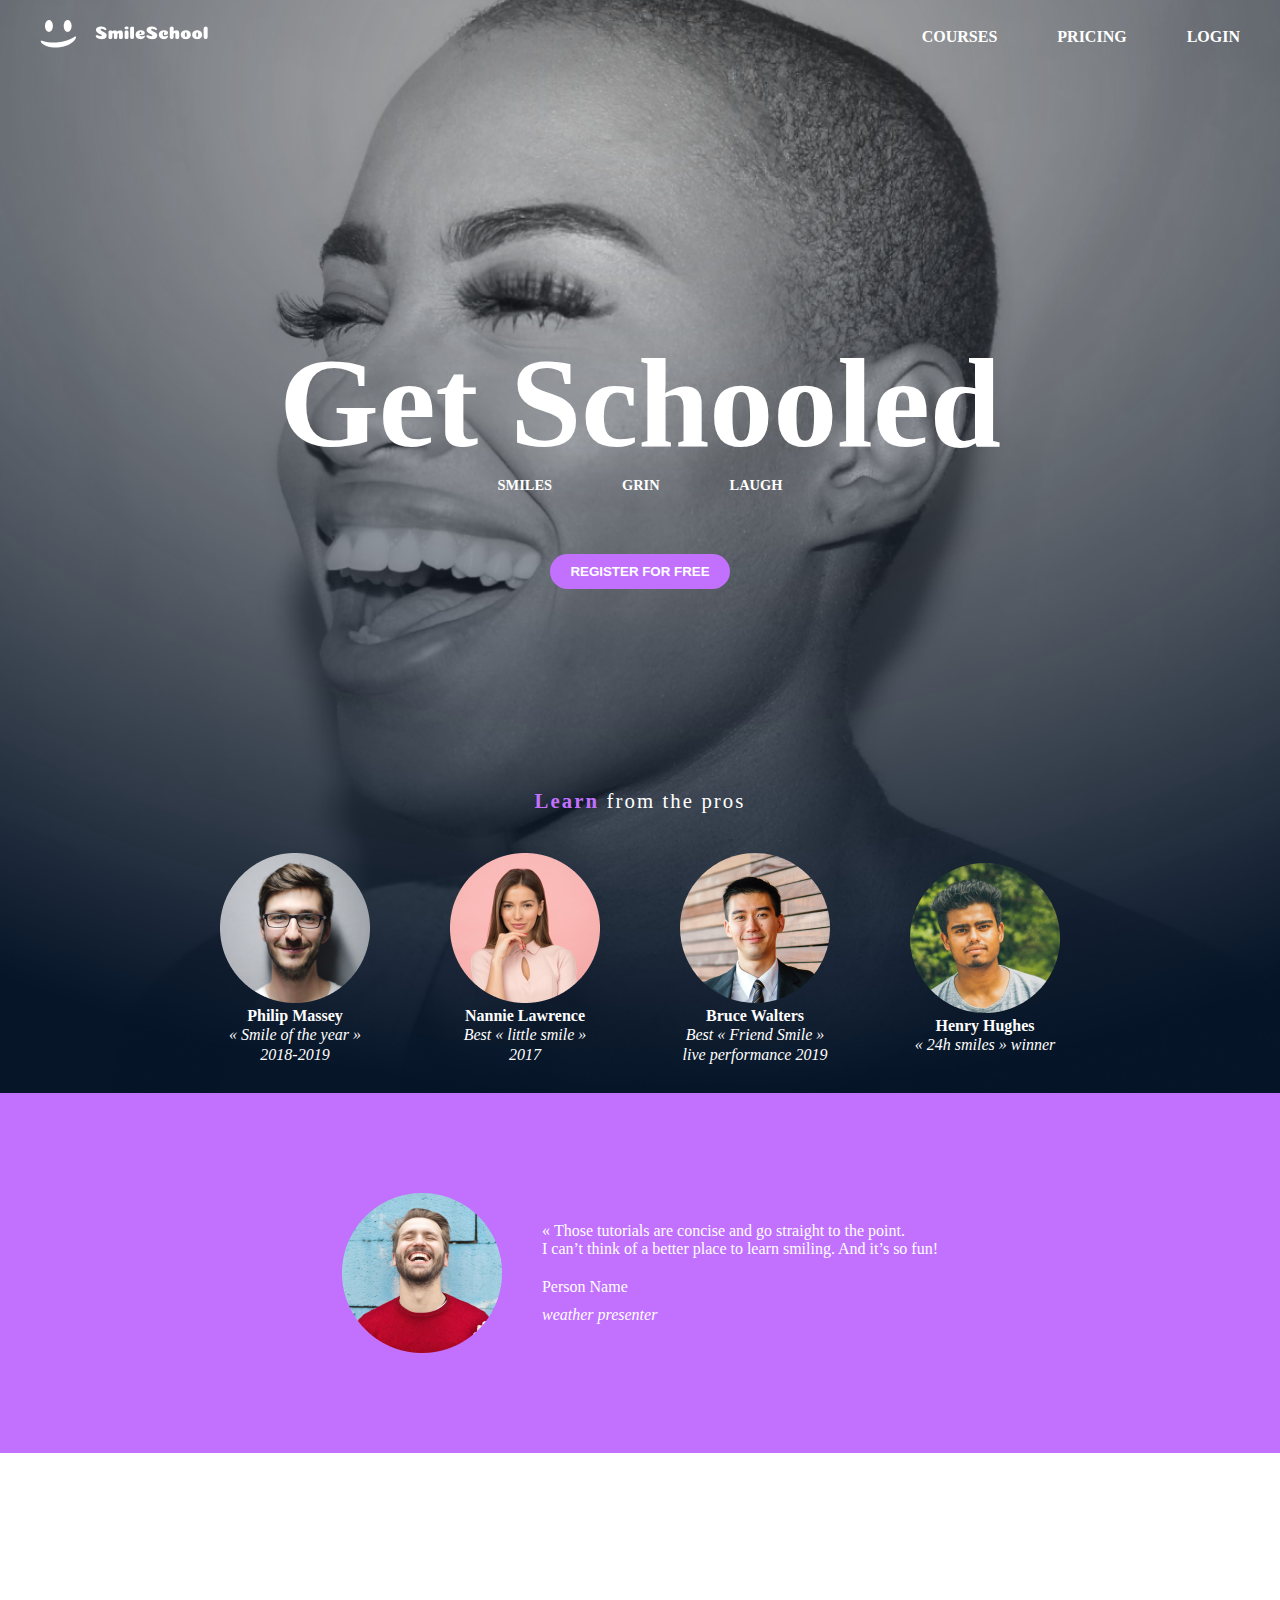
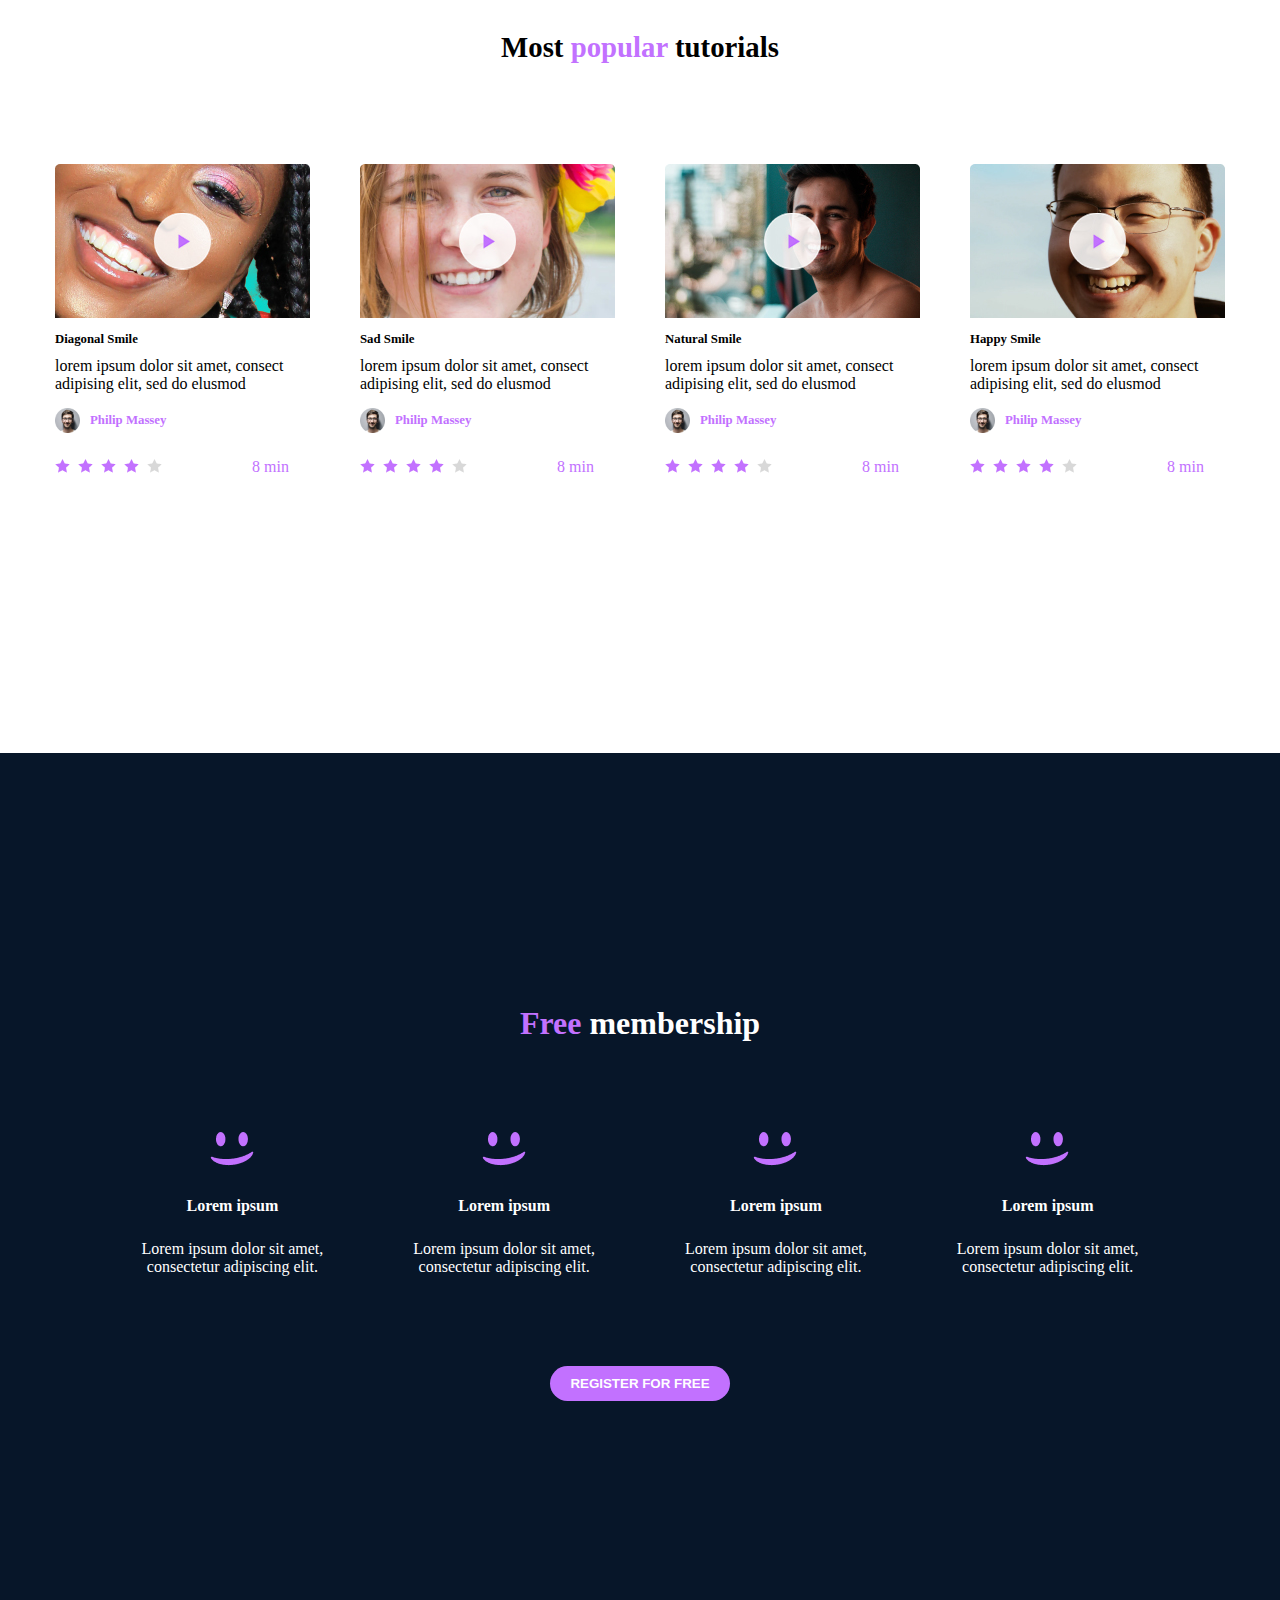
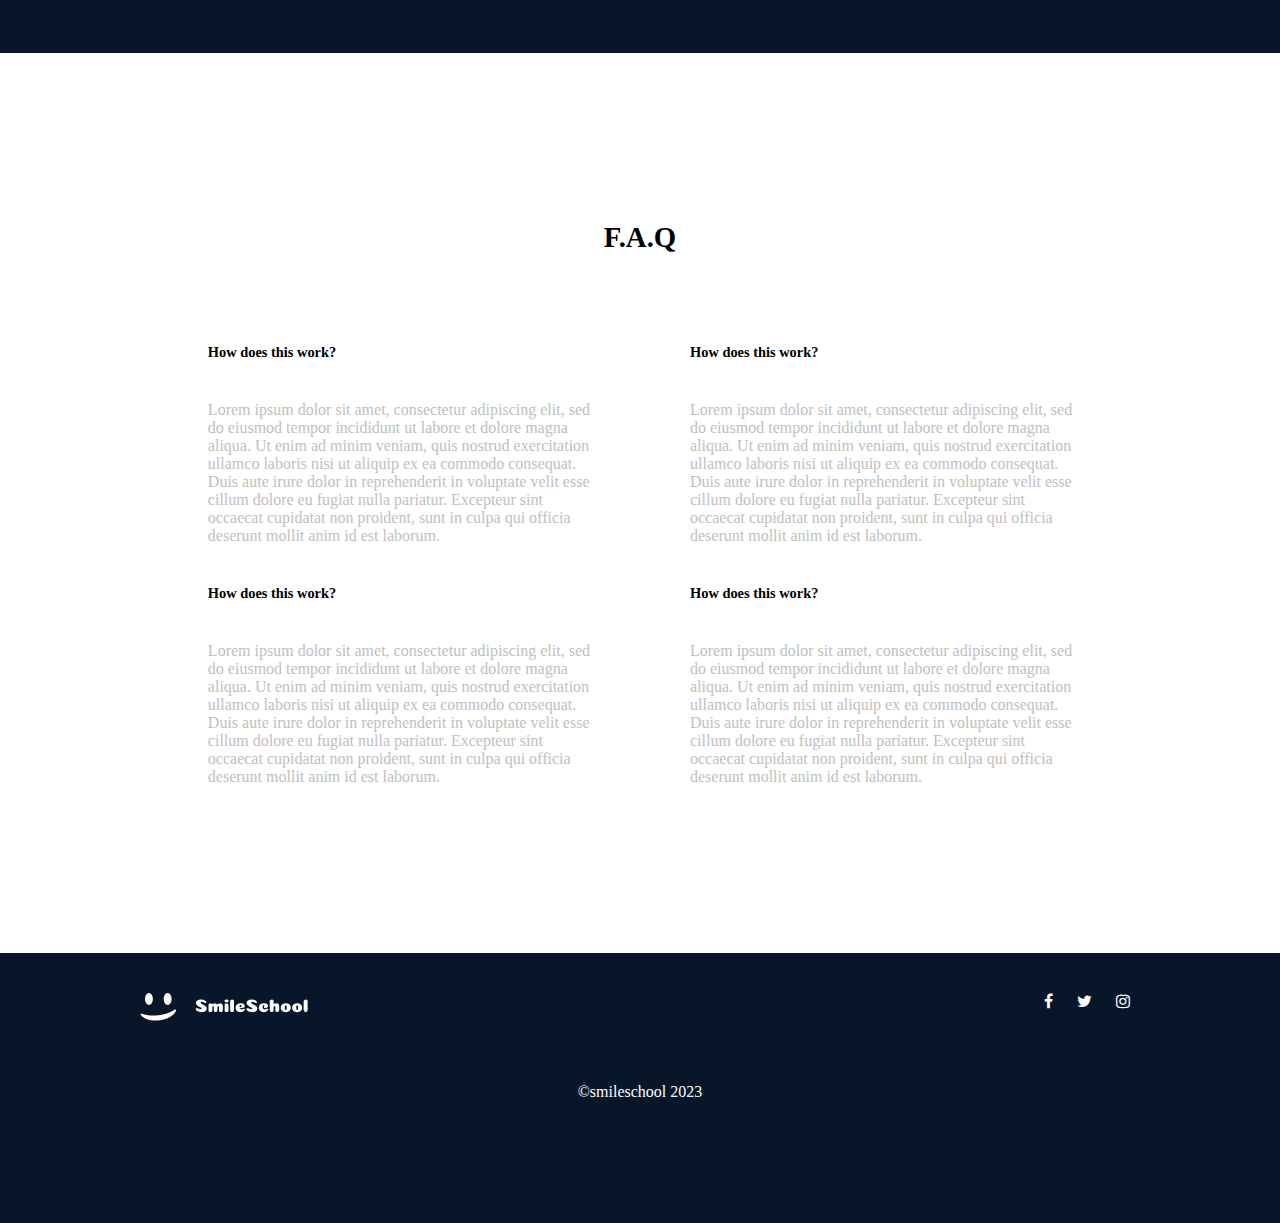
<file: css_advanced/index.html>
<!DOCTYPE html>
<html lang="en">
    <head>
        <meta charset="UTF-8">
        <meta name="viewport" content="width=device-width, initial-scale=1, viewport-fit=cover">
        <link rel="stylesheet" href="./font-awesome-4.7.0/css/font-awesome.min.css">
        <link href="https://fonts.googleapis.com/css?family=Open+Sans:400,700|Raleway:700&display=swap" rel="stylesheet">
        <link rel='stylesheet' href='styles.css'>
        <title>Frebit</title>
    </head>
    <body>
        <!--This is the Header-->
        <header>
            <div class="inner-header">
                <a href="index.html">
                    <img src="./images/logo.png" alt="">
                </a>
                <div class="links">
                    <a href="#">COURSES</a>
                    <a href="#">PRICING</a>
                    <a href="#">LOGIN</a>
                </div>
            </div>
            <!-- This is the Banner section-->
            <main class="main-container">
                    <div class="sec-1">
                        <h1>Get Schooled</h1>
                        <div class="three-words">
                          <p>SMILES</p>
                          <p>GRIN</p>
                          <p>LAUGH</p>
                        </div>
                        <button>REGISTER FOR FREE</button>
                    </div>  
                    <div class="sec-2">
                        <p id="learn"><span class="learn">Learn</span> from the pros</p>
                        <div class="smile">
                            <div>
                                <img src="./images/1.png" alt="placeholder">
                                <h4>Philip Massey</h4>
                                <p>« Smile of the year » <br>2018-2019</p>
                            </div>
                            <div>
                                <img src="./images/3.png" alt="placeholder">
                                <h4>Nannie Lawrence</h4>
                                <p>Best « little smile » <br>2017</p>
                            </div>
                            <div>
                                <img src="./images/2.png" alt="placeholder" id="bruce">
                                <h4>Bruce Walters</h4>
                                <p>Best « Friend Smile »<br>live performance 2019</p>
                            </div>
                            <div>
                                <img src="./images/4.png" alt="placeholder">
                                <h4>Henry Hughes</h4>
                                <p>« 24h smiles » winner<br></p>
                            </div>
                        </div>
                    </div>
            </main>    
        </header>
            <!-- This is the Quote section-->
            <section class="author">
                <img src="./images/5.png" alt="placeholder">
                <div class="quote">
                    <div>
                        <blockquote>
                            <p>« Those tutorials are concise and go straight to the point. <br>I can’t think of a better place to learn smiling. And it’s so fun!</p>
                        </blockquote>
                    </div>    
                    <p>Person Name<p>
                    <p><em>weather presenter</em></p>
                </div>
            </section>
            <!-- This is the Video Section-->
            <section class="sec-3">
                <h3>Most <span class="learn">popular</span> tutorials</h3>
                <div class="inner-sec">
                    <div class="video">
                        <div>
                          <img src="./images/w.jpg" alt="placeholder">
                          <h6>Diagonal Smile</h6>
                          <p>lorem ipsum dolor sit amet, consect <br>adipising elit, sed do elusmod</p>
                        </div>
                        <div class="inn">
                            <div class="lip">
                                <img src="./images/1.png" alt="placeholder" width="25px" height="25px">
                                <h6 class="mas">Philip Massey</h6>
                              </div>
                              <div class="img">
                                  <img src="images/rating.png" alt="star_rating">
                                  <p class="mas">8 min</p>
                              </div>
                        </div>
                    </div>
                    <div class="video">
                        <div>
                          <img src="./images/w_2.jpg" alt="placeholder">
                          <h6>Sad Smile</h6>
                          <p>lorem ipsum dolor sit amet, consect <br>adipising elit, sed do elusmod</p>
                        </div>
                        <div class="inn">
                            <div class="lip">
                              <img src="./images/1.png" alt="placeholder" width="25px" height="25px">
                              <h6 class="mas">Philip Massey</h6>
                            </div>
                            <div class="img">
                                <img src="images/rating.png" alt="star_rating">
                                <p class="mas">8 min</p>
                            </div>
                        </div>
                    </div>
                    <div class="video">
                        <div>
                          <img src="./images/m.jpg" alt="placeholder">
                          <h6>Natural Smile</h6>
                          <p>lorem ipsum dolor sit amet, consect <br>adipising elit, sed do elusmod</p>
                        </div>
                        <div class="inn">
                            <div class="lip">
                                <img src="./images/1.png" alt="placeholder" width="25px" height="25px">
                                <h6 class="mas">Philip Massey</h6>
                              </div>
                              <div class="img">
                                  <img src="images/rating.png" alt="star_rating">
                                  <p class="mas">8 min</p>
                              </div>
                        </div>
                    </div>
                    <div class="video">
                        <div>
                          <img src="./images/m_2.jpg" alt="placeholder">
                          <h6>Happy Smile</h6>
                          <p>lorem ipsum dolor sit amet, consect <br>adipising elit, sed do elusmod</p>
                        </div>
                        <div class="inn">
                            <div class="lip">
                                <img src="./images/1.png" alt="placeholder" width="25px" height="25px">
                                <h6 class="mas">Philip Massey</h6>
                              </div>
                              <div class="img">
                                  <img src="images/rating.png" alt="star_rating">
                                  <p class="mas">8 min</p>
                              </div>
                        </div>
                    </div>
                </div>
            </section>
            <!-- This is the Membership Section-->
            <section class="sec-4">
                <h1><span class="mas">Free</span> membership</h1>
                <div class="member">
                    <div>
                        <img src="./images/smile.png" alt="smile">
                        <h6>Lorem ipsum</h6>
                        <p>Lorem ipsum dolor sit amet, <br>consectetur adipiscing elit.</p>
                    </div>
                    <div>
                        <img src="./images/smile.png" alt="smile">
                        <h6>Lorem ipsum</h6>
                        <p>Lorem ipsum dolor sit amet, <br>consectetur adipiscing elit.</p>
                    </div>
                    <div>
                        <img src="./images/smile.png" alt="smile">
                        <h6>Lorem ipsum</h6>
                        <p>Lorem ipsum dolor sit amet, <br>consectetur adipiscing elit.</p>
                    </div>
                    <div>
                        <img src="./images/smile.png" alt="smile">
                        <h6>Lorem ipsum</h6>
                        <p>Lorem ipsum dolor sit amet,<br>consectetur adipiscing elit.</p>
                    </div>
                </div>
                <button>REGISTER FOR FREE</button>
            </section>
            <!-- This is the FAQ Section-->
            <section class="sec-5">
                <h3>F.A.Q</h3>
                <div class="inner-faq">
                    <div class="work">
                        <div>
                            <h6>How does this work?</h6>
                            <p>Lorem ipsum dolor sit amet, consectetur adipiscing elit, sed <br>do eiusmod tempor incididunt ut labore et dolore magna <br>aliqua. Ut enim ad minim veniam, quis nostrud exercitation <br>ullamco laboris nisi ut aliquip ex ea commodo consequat.<br>Duis aute irure dolor in reprehenderit in voluptate velit esse <br>cillum dolore eu fugiat nulla pariatur. Excepteur sint <br>occaecat cupidatat non proident, sunt in culpa qui officia <br>deserunt mollit anim id est laborum.</p>
                        </div>
                        <div>
                            <h6>How does this work?</h6>
                            <p>Lorem ipsum dolor sit amet, consectetur adipiscing elit, sed <br>do eiusmod tempor incididunt ut labore et dolore magna <br>aliqua. Ut enim ad minim veniam, quis nostrud exercitation <br>ullamco laboris nisi ut aliquip ex ea commodo consequat.<br>Duis aute irure dolor in reprehenderit in voluptate velit esse <br>cillum dolore eu fugiat nulla pariatur. Excepteur sint <br>occaecat cupidatat non proident, sunt in culpa qui officia <br>deserunt mollit anim id est laborum.</p>
                        </div>
                    </div>
                    <div class="work">
                        <div>
                            <h6>How does this work?</h6>
                            <p>Lorem ipsum dolor sit amet, consectetur adipiscing elit, sed <br>do eiusmod tempor incididunt ut labore et dolore magna <br>aliqua. Ut enim ad minim veniam, quis nostrud exercitation <br>ullamco laboris nisi ut aliquip ex ea commodo consequat.<br>Duis aute irure dolor in reprehenderit in voluptate velit esse <br>cillum dolore eu fugiat nulla pariatur. Excepteur sint <br>occaecat cupidatat non proident, sunt in culpa qui officia <br>deserunt mollit anim id est laborum.</p>
                        </div>
                        <div>
                            <h6>How does this work?</h6>
                            <p>Lorem ipsum dolor sit amet, consectetur adipiscing elit, sed <br>do eiusmod tempor incididunt ut labore et dolore magna <br>aliqua. Ut enim ad minim veniam, quis nostrud exercitation <br>ullamco laboris nisi ut aliquip ex ea commodo consequat.<br>Duis aute irure dolor in reprehenderit in voluptate velit esse <br>cillum dolore eu fugiat nulla pariatur. Excepteur sint <br>occaecat cupidatat non proident, sunt in culpa qui officia <br>deserunt mollit anim id est laborum.</p>
                        </div>
                    </div>
                </div>
            </section>
            <!-- This is the Footer Section-->
            <footer>
                  <div class="footer">
                        <div class="foot">
                            <img src="./images/logo.png" alt="LOGO">
                            <div>
                                <i class="fa fa-facebook" aria-hidden="true"></i>                            
                                <i class="fa fa-twitter" aria-hidden="true"></i>
                                <i class="fa fa-instagram" aria-hidden="true"></i>
                            </div>
                        </div>
                        <p>©smileschool 2023</p>
                  </div>     
            </footer>
    </body>
</html>
</file>
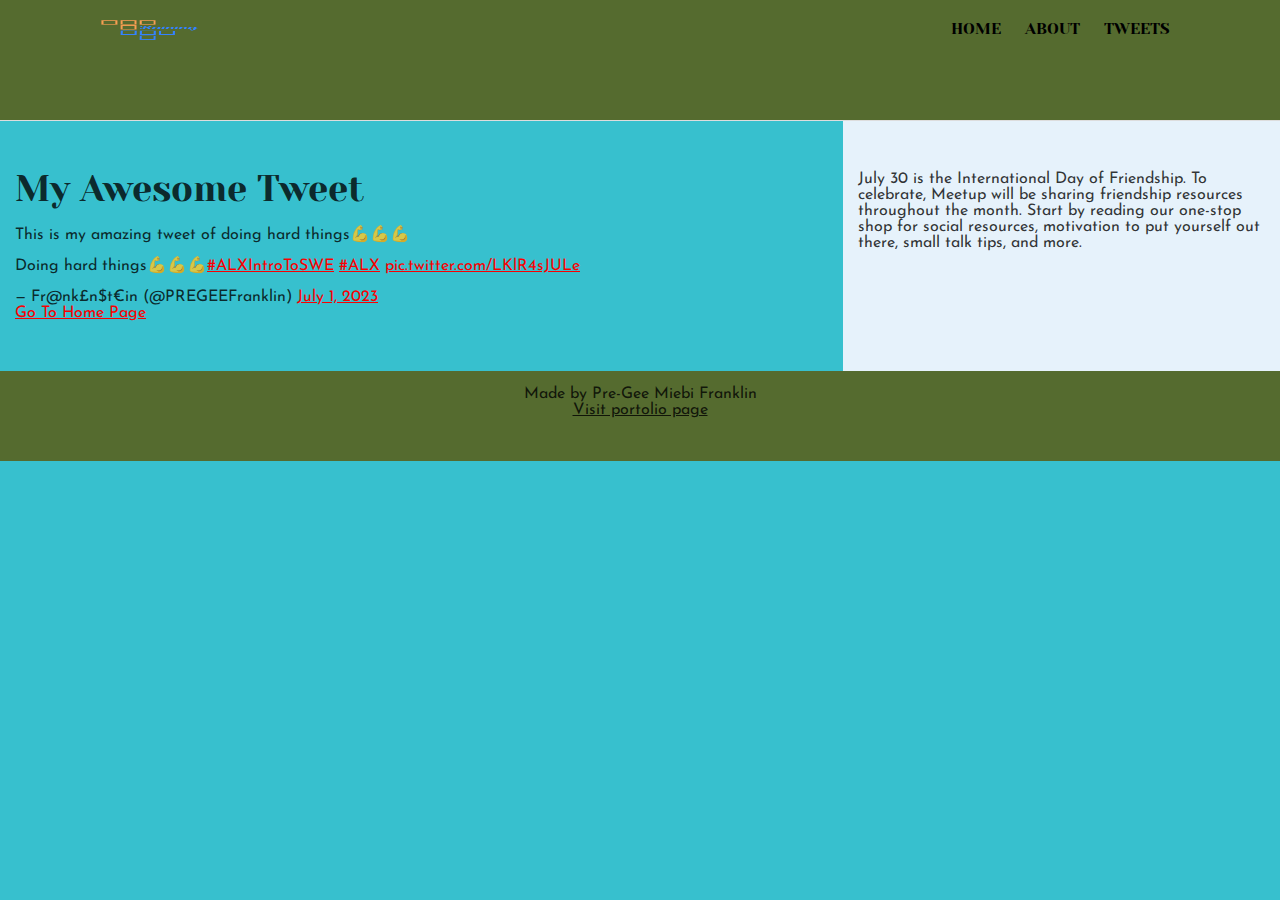
<file: css_basic/tweets.html>
<!DOCTYPE html>
<html lang="en">
    <head>
        <meta charset="UTF-8">
        <meta name="viewport" content="width=device-width, initial-scale=1.0">
        <link href="base.css" rel="stylesheet">
        <link href="styles.css" rel="stylesheet">
        <title>Tweet page</title>
    </head>
    <body>
        <header class="header">
            <img src="./LogoMakr-4HbRwT.png" alt="logo">
            <nav>
                <ul class="nav">
                    <li><a href="index.html">HOME</a></li>
                    <li><a href="about.html">ABOUT</a></li>
                    <li><a href="tweets.html">TWEETS</a></li>
                </ul>
            </nav>
        </header>
        <main>
            <article>
                <h1>My Awesome Tweet</h1>
                <p>This is my amazing tweet of doing hard things💪💪💪</p>
                <blockquote class="twitter-tweet"><p lang="en" dir="ltr">Doing hard things💪💪💪<a href="https://twitter.com/hashtag/ALXIntroToSWE?src=hash&amp;ref_src=twsrc%5Etfw">#ALXIntroToSWE</a> <a href="https://twitter.com/hashtag/ALX?src=hash&amp;ref_src=twsrc%5Etfw">#ALX</a> <a href="https://t.co/LKlR4sJULe">pic.twitter.com/LKlR4sJULe</a></p>&mdash; Fr@nk£n$t€in (@PREGEEFranklin) <a href="https://twitter.com/PREGEEFranklin/status/1675146024418004994?ref_src=twsrc%5Etfw">July 1, 2023</a></blockquote> <script async src="https://platform.twitter.com/widgets.js"></script>
                <a href="index.html">Go To Home Page</a>
            </article>
            <aside>
                July 30 is the International Day of Friendship. To celebrate, Meetup will be sharing friendship resources throughout the month. Start by reading our one-stop shop for social resources, motivation to put yourself out there, small talk tips, and more.
            </aside>
        </main>
        <footer>
            <p>Made by Pre-Gee Miebi Franklin<br><a href="https://pgfm.github.io/Portfolio-website/" target="_blank">Visit portolio page</a></p>
        </footer>
    </body>
</html>
</file>
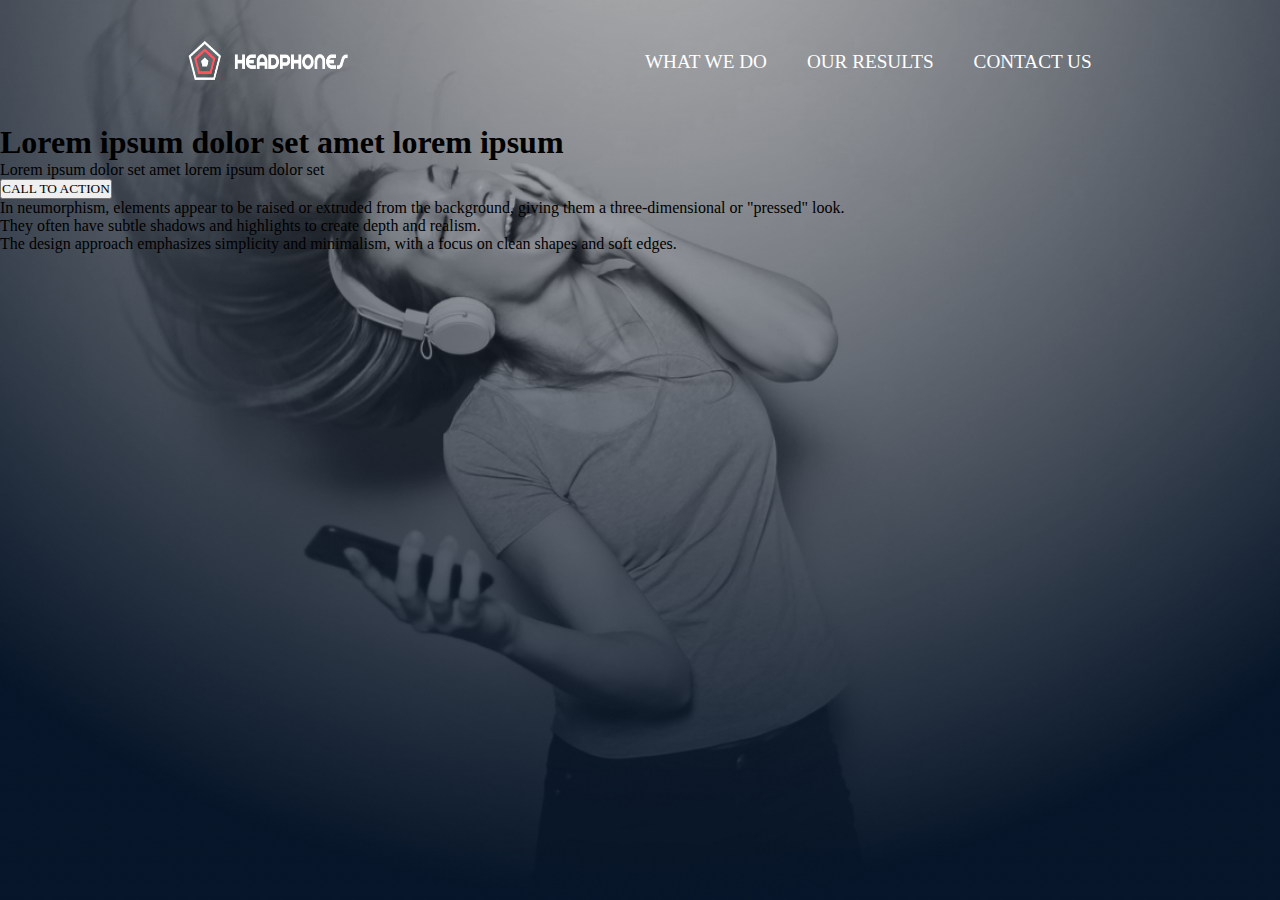
<file: headphones/0-index.html>
<!DOCTYPE html>
<html lang="en" dir="ltr">
  <head>
    <meta charset="utf-8">
    <meta name="viewport" content="width=device-width, initial-scale=1, viewport-fit=cover">
    <title>Homepage</title>
    <meta name="description" content="Description of the page less than 150 characters">
    <link rel="icon" type="image/png" href="images/favicon.jpg">
    <link href="https://fonts.googleapis.com/css?family=Open+Sans:400,700|Raleway:700&display=swap" rel="stylesheet">
    <link rel='stylesheet' href='0-styles.css'>
  </head>
  <body>
        <!--Header-->
        <header class="header">
            <div class="container">
                <div class="header-logo">
                    <a href="#">
                    <img src="./images/logo_headphones.png" alt="Headphone" width="160" height="40">
                    </a>
                </div>
                <nav class="navbar-menu">
                    <ul class="nav">
                        <li>
                            <a href="#" class="nav-link">what we do</a>
                        </li>
                        <li>
                            <a href="#services" class="nav-link">our results</a>
                        </li>
                        <li>
                            <a href="#contact" class="nav-link">contact us</a>
                        </li>
                    </ul>
                </nav>
            </div> 
            <div class="sec-1">
                <h1>Lorem ipsum dolor set amet lorem ipsum</h3>
                <p>Lorem ipsum dolor set amet lorem ipsum dolor set</p>
                <button>CALL TO ACTION</button>
                <p>In neumorphism, elements appear to be raised or extruded from the background, giving them a three-dimensional or "pressed" look. <br>They often have subtle shadows and highlights to create depth and realism. <br>The design approach emphasizes simplicity and minimalism, with a focus on clean shapes and soft edges.</p>
            </div>   
        </header>
    </body>
</html>
</file>
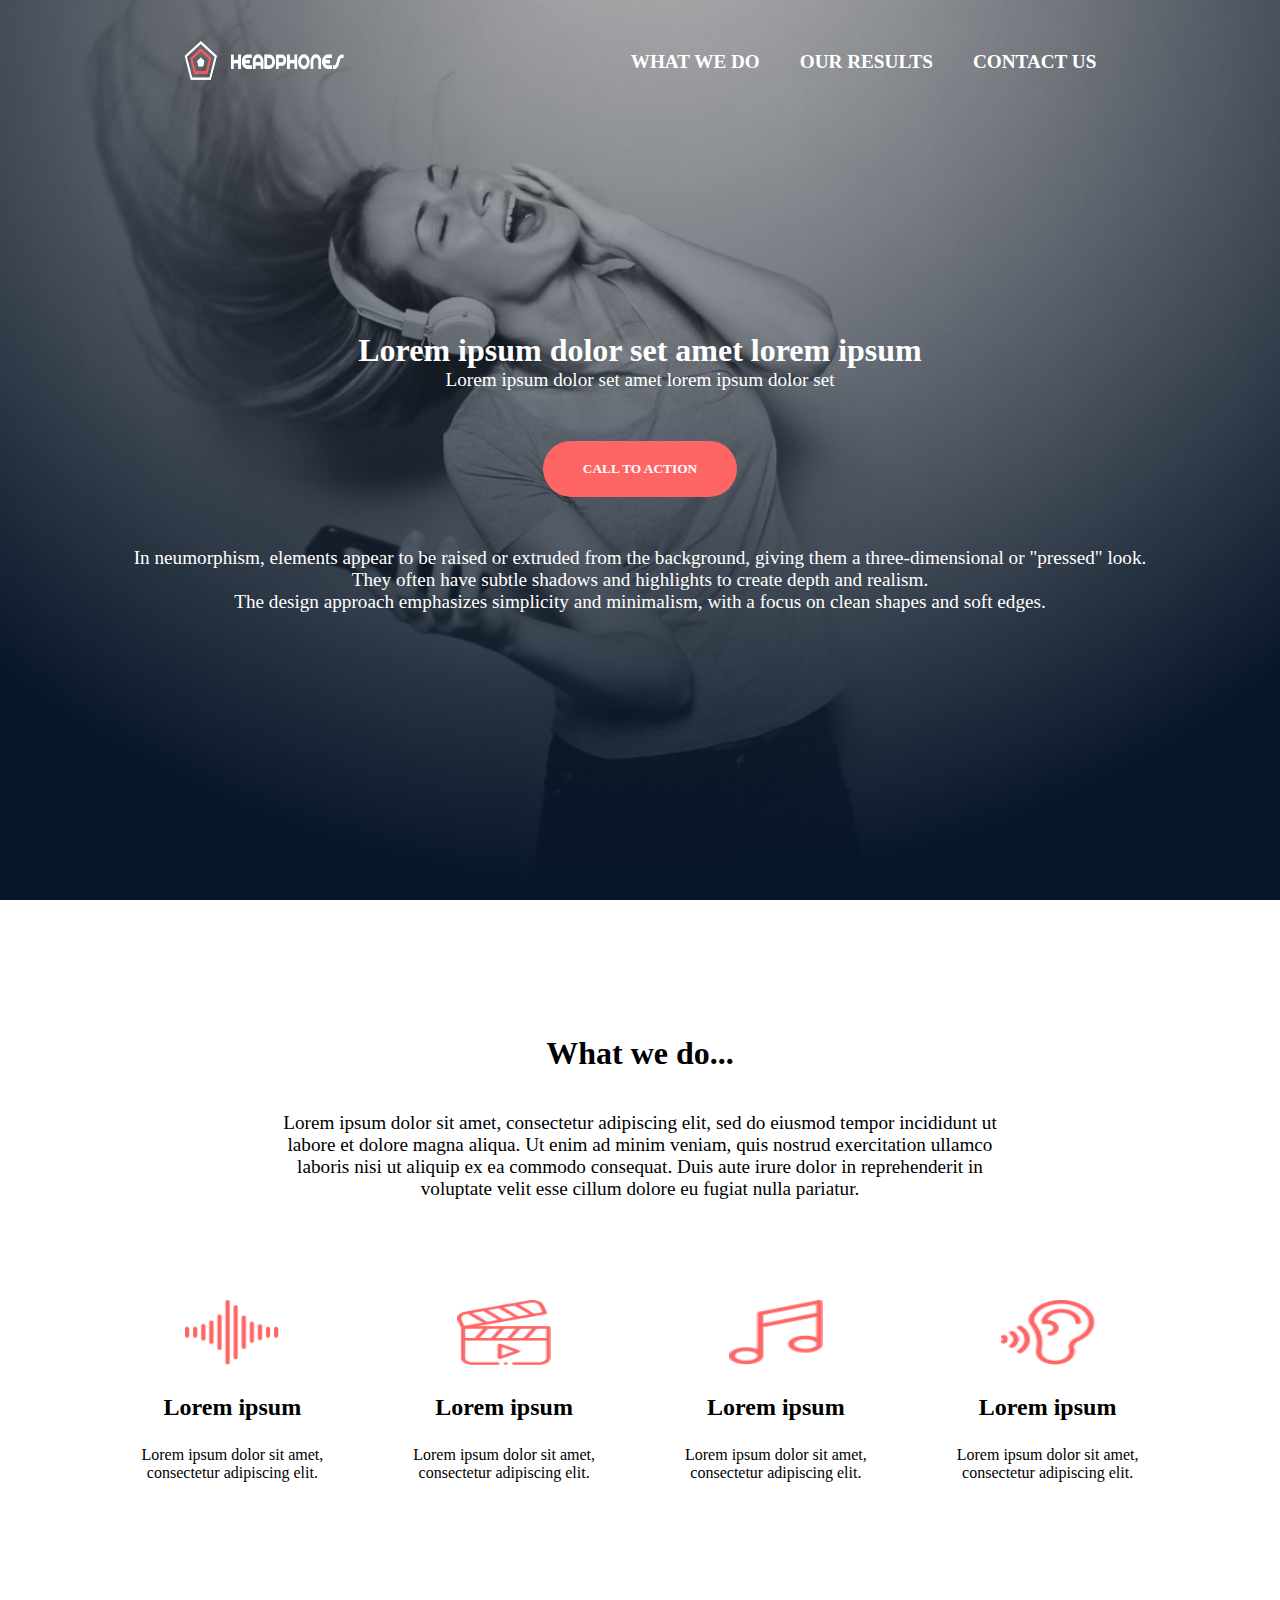
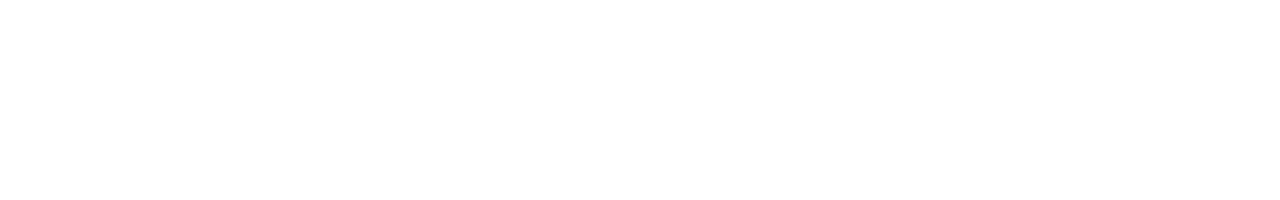
<file: headphones/1-index.html>
<!DOCTYPE html>
<html lang="en" dir="ltr">
  <head>
    <meta charset="utf-8">
    <meta name="viewport" content="width=device-width, initial-scale=1, viewport-fit=cover">
    <title>Homepage</title>
    <meta name="description" content="Description of the page less than 150 characters">
    <link rel="icon" type="image/png" href="images/favicon.jpg">
    <link href="https://fonts.googleapis.com/css?family=Open+Sans:400,700|Raleway:700&display=swap" rel="stylesheet">
    <link rel='stylesheet' href='1-styles.css'>
  </head>
  <body>
    <!--Header-->
    <header class="header">
        <div class="container">
            <div class="header-logo">
                <a href="#">
                <img src="./images/logo_headphones.png" alt="Headphone" width="160" height="40">
                </a>
            </div>
            <nav class="navbar-menu">
                <ul class="nav">
                    <li>
                        <a href="#" class="nav-link">what we do</a>
                    </li>
                    <li>
                        <a href="#services" class="nav-link">our results</a>
                    </li>
                    <li>
                        <a href="#contact" class="nav-link">contact us</a>
                    </li>
                </ul>
            </nav>
        </div> 
        <div class="sec-1">
            <h1>Lorem ipsum dolor set amet lorem ipsum</h3>
            <p>Lorem ipsum dolor set amet lorem ipsum dolor set</p>
            <button>CALL TO ACTION</button>
            <p>In neumorphism, elements appear to be raised or extruded from the background, giving them a three-dimensional or "pressed" look. <br>They often have subtle shadows and highlights to create depth and realism. <br>The design approach emphasizes simplicity and minimalism, with a focus on clean shapes and soft edges.</p>
        </div>   
    </header>
    <section class="services">
        <div class="inner-services">
         <div class="text">
             <h1>What we do...</h1>
             <p>Lorem ipsum dolor sit amet, consectetur adipiscing elit, sed do eiusmod tempor incididunt ut <br>labore et dolore magna aliqua. Ut enim ad minim veniam, quis nostrud exercitation ullamco <br>laboris nisi ut aliquip ex ea commodo consequat. Duis aute irure dolor in reprehenderit in <br>voluptate velit esse cillum dolore eu fugiat nulla pariatur.</p>
         </div>
         <div class="icons">
             <div class="items">
                 <img src="./images/sound-frecuency.png" alt="music" width="94px" height="65px">
                 <h2>Lorem ipsum</h2>
                 <p>Lorem ipsum dolor sit amet, <br>consectetur adipiscing elit.</p>
             </div>
             <div class="items">
                 <img src="./images/video.png" alt="video" width="94px" height="65px">
                 <h2>Lorem ipsum</h2>
                 <p>Lorem ipsum dolor sit amet, <br>consectetur adipiscing elit.</p>
             </div>
             <div class="items">
                 <img src="./images/music.png" alt="musical-note" width="94px" height="65px">
                 <h2>Lorem ipsum</h2>
                 <p>Lorem ipsum dolor sit amet, <br>consectetur adipiscing elit.</p>
             </div>
             <div class="items">
                 <img src="./images/hearing.png" alt="hearing" width="94px" height="65px">
                 <h2>Lorem ipsum</h2>
                 <p>Lorem ipsum dolor sit amet, <br>consectetur adipiscing elit.</p>
             </div>
         </div>
        </div>
     </section>
  </body>
</html>
</file>
<file: css_advanced/styles.css>
* {
    box-sizing: border-box;
    margin: 0;
    padding: 0;
}

.body {
    font-family: 'Courier New', Courier, monospace;
}
 /*-----Header-----*/
header {
    background-image: url(./images/Object.png);
    width: 100%;
    background-size: cover;
    background-repeat: no-repeat;
    background-position: center;
    height: 1093px; 
}

.inner-header {
    display: flex;
    justify-content: space-between;
    align-items: center;
    flex-wrap: wrap;
    padding: 20px 40px;
}

.links {
    display: flex;
    gap: 60px;
}

.links a{
    text-decoration: none;
    color: #FFF;
    font-weight: 700;
}

/*-------Banner------*/
.main-container {
     width: 100%;
     height: 60vh;
     position: absolute;
     top: 50%;
     left: 50%;
     transform: translate(-50%,-50%);
     text-align: center;
} 

.sec-1 {
    display: flex;
    align-items: center;
    justify-content: center;
    flex-direction: column;
}

.sec-1 h1 {
    margin-top: 150px;
    font-size: 8.0em;
    font-weight: 700;
    color: #FFF;
}

.three-words {
    display: flex;
    gap: 70px;
    color: #FFF;
    font-size: 0.9em;
    font-weight: 600;
}

.sec-1 button {
    background-color: #C271FF;
    color: #FFF;
    margin: 60px 0 100px 0;
    font-weight: 600;
    padding: 10px 20px;
    border: none;
    border-radius: 25px;
}

.sec-2 {
    margin-top: 100px;
}

#learn {
    font-size: 1.3em;
    letter-spacing: 0.1em;
    color: #FFF;
}

.learn {
    color:#C271FF;
    font-weight: bold;
}

.smile {
    display: flex;
    justify-content: center;
    flex-wrap: wrap;
    align-items: center;
    gap: 80px;
    margin: 40px;
}

#bruce {
    border-radius: 50%;
}

.smile h4 {
    color: #FFF;
    font-weight: 600;
}

.smile p {
    color: #FFF;
    line-height: 20px;
    font-style: italic;
}

/*------Author----------*/
.author {
    padding: 100px;
    background-color: #C271FF;
    display: flex;
    justify-content: center;
    align-items: center;
    gap: 40px;
}

.quote {
    display: flex;
    flex-direction: column;
    gap: 5px;
    color: #FFF;
}

.quote div {
    padding-bottom: 15px;
}

/*---------Video-----------*/
.sec-3 {
    width: 100%;
    height: 100vh;
    display: flex;
    flex-direction: column;
    justify-content: center;
    align-items: center;
}

.sec-3 h3 {
    font-size: 1.8em;
}

.inner-sec {
    display: flex;
    justify-content: center;
    margin: 100px;
    gap: 50px;
}

.video h6 {
    margin: 10px 0;
    font-size: 0.8em;
    font-weight: 700;
}
.inn {
    margin-top: 10px;
    display: flex;
    flex-direction: column;
    gap: 20px;
}

.lip {
    display: flex;
    align-items: center;
    gap: 10px;
}

.img {
    display: flex;
    align-items: center;
    gap: 90px;   
}

.mas {
    color: #C271FF;
}

/*----------Membership-------*/
.sec-4 {
    background-color: #071629;
    width: 100%;
    height: 100vh;
    display: flex;
    flex-direction: column;
    justify-content: center;
    align-items: center;
    color: #FFF;
}

.member {
    display: flex;
    padding: 90px 0;
    gap: 90px;
    flex-wrap: wrap;
    justify-content: center;
    align-items: center;
    text-align: center;
}

.member h6 {
    margin: 25px;
    font-size: 1.0em;
}

.sec-4 button {
    background-color: #C271FF;
    color: #FFF;
    font-weight: 600;
    padding: 10px 20px;
    border: none;
    border-radius: 25px;
}

.sec-5 {
    padding-top: 50px;
    width: 100%;
    height: 100vh;
    display: flex;
    flex-direction: column;
    justify-content: center;
    align-items: center;
}

.sec-5 h3 {
    font-size: 1.8em;
}

.sec-5 p {
    color: #C0C0C0;
}

.inner-faq {
    padding: 50px;
}

.work {
    display: flex;
    gap: 100px;
}

.work h6 {
    font-size: 0.9em;
    padding: 40px 0
}

/*------------Footer--------*/
footer {
    width: 100%;
    height: 30vh;
    background-color: #071629;
    color: #FFF;
}

.footer {
    display: flex;
    flex-direction: column;
    justify-content: center;
    align-items: center;
}

.foot {
    display: flex;
    justify-content: space-between;
    width: 1000px;
    padding: 40px 0;
}

.footer p {
    padding-top: 20px;
}

.foot i {
    padding: 0 10px;
}
</file>
<file: css_basic/base.css>
/* Importing webfonts */
/* (If you're learning CSS, you should disregard that) */

@import url(https://fonts.googleapis.com/css?family=Yeseva+One);
@import url(https://fonts.googleapis.com/css?family=Josefin+Sans:400,700,700italic,400italic);


/* CSS reset rules */

html, body {
	height: 100%;
	min-height: 100%;
}
html, body, div, span, applet, object, iframe,
h1, h2, h3, h4, h5, h6, p, blockquote, pre,
a, abbr, acronym, address, big, cite, code,
del, dfn, img, ins, kbd, q, s, samp,
small, strike, sub, sup, tt, var,
b, u, i, center,
dl, dt, dd,
fieldset, form, label, legend,
table, caption, tbody, tfoot, thead, tr, th, td,
article, aside, canvas, details, embed, 
figure, figcaption, footer, header, hgroup, 
menu, nav, output, ruby, section, summary,
time, mark, audio, video {
	margin: 0;
	padding: 0;
	border: 0;
	font-size: 100%;
	font: inherit;
	vertical-align: baseline;
}
/* HTML5 display-role reset for older browsers */
article, aside, details, figcaption, figure, 
footer, header, hgroup, menu, nav, section {
	display: block;
}
body {
	line-height: 1;
}
blockquote, q {
	quotes: none;
}
blockquote:before, blockquote:after,
q:before, q:after {
	content: '';
	content: none;
}
table {
	border-collapse: collapse;
	border-spacing: 0;
}


/* Fonts and colors */

body {
	font-family: 'Josefin Sans', serif;
	color: rgba(0, 0, 0, 0.8);
}
h1, h2, h3, h4, h5, h6, header {
	font-family: 'Yeseva One', sans-serif;
}
article {
}
header {
	border-bottom: 1px solid rgb(221,221,221);
	transition: border-bottom-color 1s ease;
}
header a {
	color: rgba(0, 0, 0, 0.8);
}
aside {
	background: #FAFAFA;
}
aside p {
	border: 1px solid #bbb;
	background: #ddd;
	color: black;
}
footer a {
	color: rgba(0, 0, 0, 0.8);
}
a {
	color: #F80002;
}


/* Positioning and margins */

@media (min-width: 1100px) {
	body {
		width: 100%;
		margin: 0;
	}
}

article {
	padding: 50px 15px;
}
article > *:first-child {
	margin-top: 0;
}
aside {
	padding: 50px 15px;
}
header .right {
	float: right;
	margin: 0 10px 15px;
}


/* Header */
header {
	padding: 20px 0;
	height: 80px;
}
header ul {
	list-style: none;
	margin: 0;
	padding: 0;
}
header li {
	display: inline;
	vertical-align:middle;
}
header li:first-child {
	margin: 0;
}
header li a {
	margin: 0 10px;
}
header li.logo {
	font-size: 36px;
}
header a {
	text-decoration: none;
}


/* Aside */

aside p {
	border-radius: 10px;
	padding: 20px 20px;
}


/* Footer */

footer {
	padding: 5px 15px;
	height: 80px;
}


/* Text styles and margins */

p {
	margin-bottom: 15px;
}
h1 {
	font-size: 36px;
	margin: 40px 0 20px;
}
h2 {
	font-size: 32px;
	margin: 30px 0 15px;
}
h3 {
	font-size: 28px;
	margin: 25px 0 10px;
}
h4 {
	font-size: 20px;
	font-weight: bold;
	margin: 20px 0 10px;
}
h5 {
	font-size: 18px;
	font-weight: bold;
	margin: 15px 0 10px;
}
h6 {
	font-weight: bold;
	margin: 5px 0;
}

@media (max-width: 800px) {
  body.works_on_smartphone {
  	display: block;
  }
  body.works_on_smartphone main {
  	display: block;
  }
  header .right {
  	float: none;
  }
}
</file>
<file: css_basic/styles.css>
* {
    margin: 0;
    padding: 0;
}

body {
    display: flex;
    flex-direction: column;
    background-color: #37c0ce;
}

.header {
    background-color: darkolivegreen;
    padding-right: 100px;
    display: flex;
    list-style: none;
    justify-content: space-between;
}

header img {
    margin-left: 100px;
    width:100px;
    height: 20px;

}

header a {
    color: #000000;
    font-weight: 500;
}

main {
    display: flex;
    width: auto;
    height: auto;
    flex-direction: row;
}

article {
    flex: 2;
    overflow-y: auto;
}


table, th, td{
    border: solid 2px black;
    padding: 5px;
    border-collapse: collapse;
}

aside {
    flex: 1;
    overflow-y: auto;
    background-color: #e6f2fb;
}

footer {
    background-color: darkolivegreen;
    text-align: center;
}

footer p {
    padding: 10px;
}
</file>
<file: headphones/0-styles.css>
* {
    box-sizing: border-box;
    margin: 0;
    Padding: 0;
    font-family: Cambria, Cochin, Georgia, Times, 'Times New Roman', serif;
}

   .header {
    width: 100%;
    height: 100vh;
    background-image: url("./images/headphones_hero_1.jpg");
    background-size: cover;
    background-repeat: no-repeat;
    background-position: center;
   }

   .container {
    margin: auto;
    padding: 40px;
    display: flex;
    align-items: center;
    justify-content: space-around;
   }

   .header-logo {
    cursor: pointer;
   }

   .nav {
    display: flex;
    list-style: none;
    text-decoration: none;
    position:relative;
    gap: 40px;
   }

   .nav-link {
    text-decoration: none;
    color: #fff;
    font-size: 1.2em;
    text-transform: uppercase;
   }
</file>
<file: headphones/1-styles.css>
* {
    box-sizing: border-box;
    margin: 0;
    Padding: 0;
    font-family: Cambria, Cochin, Georgia, Times, 'Times New Roman', serif;
}

  :root {
    --color-primary: #FF6565;
    --color-black:  #090909;
    --color-text: #ffffff;
    --color-grey: #a0a0a0;
    --color-light-grey: #f3f3f3;
    --color-dark-grey: #353535;

  }

  .header {
    width: 100%;
    height: 100vh;
    background-image: url("./images/headphones_hero_1.jpg");
    background-size: cover;
    background-repeat: no-repeat;
    background-position: center;
   }

   .container {
    margin: auto;
    padding: 40px;
    display: flex;
    align-items: center;
    justify-content: space-around;
   }

   .header-logo {
    cursor: pointer;
   }

   .nav {
    display: flex;
    list-style: none;
    text-decoration: none;
    font-weight: 700;
    position:relative;
    gap: 40px;
   }

   .nav-link {
    text-decoration: none;
    color: #fff;
    font-size: 1.2em;
    text-transform: uppercase;
   }

   .sec-1 {
    width: 100%;
    position: absolute;
    top: 40%;
    transform: translateY(-10%);
    text-align: center;
    color: #fff;
   }

   .sec-1 p {
    font-size: 1.2em;
   }

   .sec-1 button {
    margin: 50px 0;
    padding: 20px 40px;
    border: none;
    border-radius: 35px;
    font-weight: 700;
    color: var(--color-text);
    background-color: var(--color-primary);
   }

  .services {
    width: 100%;
    height: 100vh;
    background-color: var(--color-text);
   }

   .inner-services {
    width: 100%;
    position: absolute;
    top: 115%;
    transform: translateY(0, -10%);
    text-align: center;
   }

   .inner-services h1 {
    margin-bottom: 40px;
   }

   .icons {
    margin-top: 100px;
    display: flex;
    align-items: center;
    justify-content: center;
    gap: 90px;
   }

   .text h1 {
    font-size: 2.0em;
    font-weight: 700;
   }

   .text p {
    font-size: 1.2em;
   }

   .items h2 {
    margin: 25px 0;
   }
</file>
